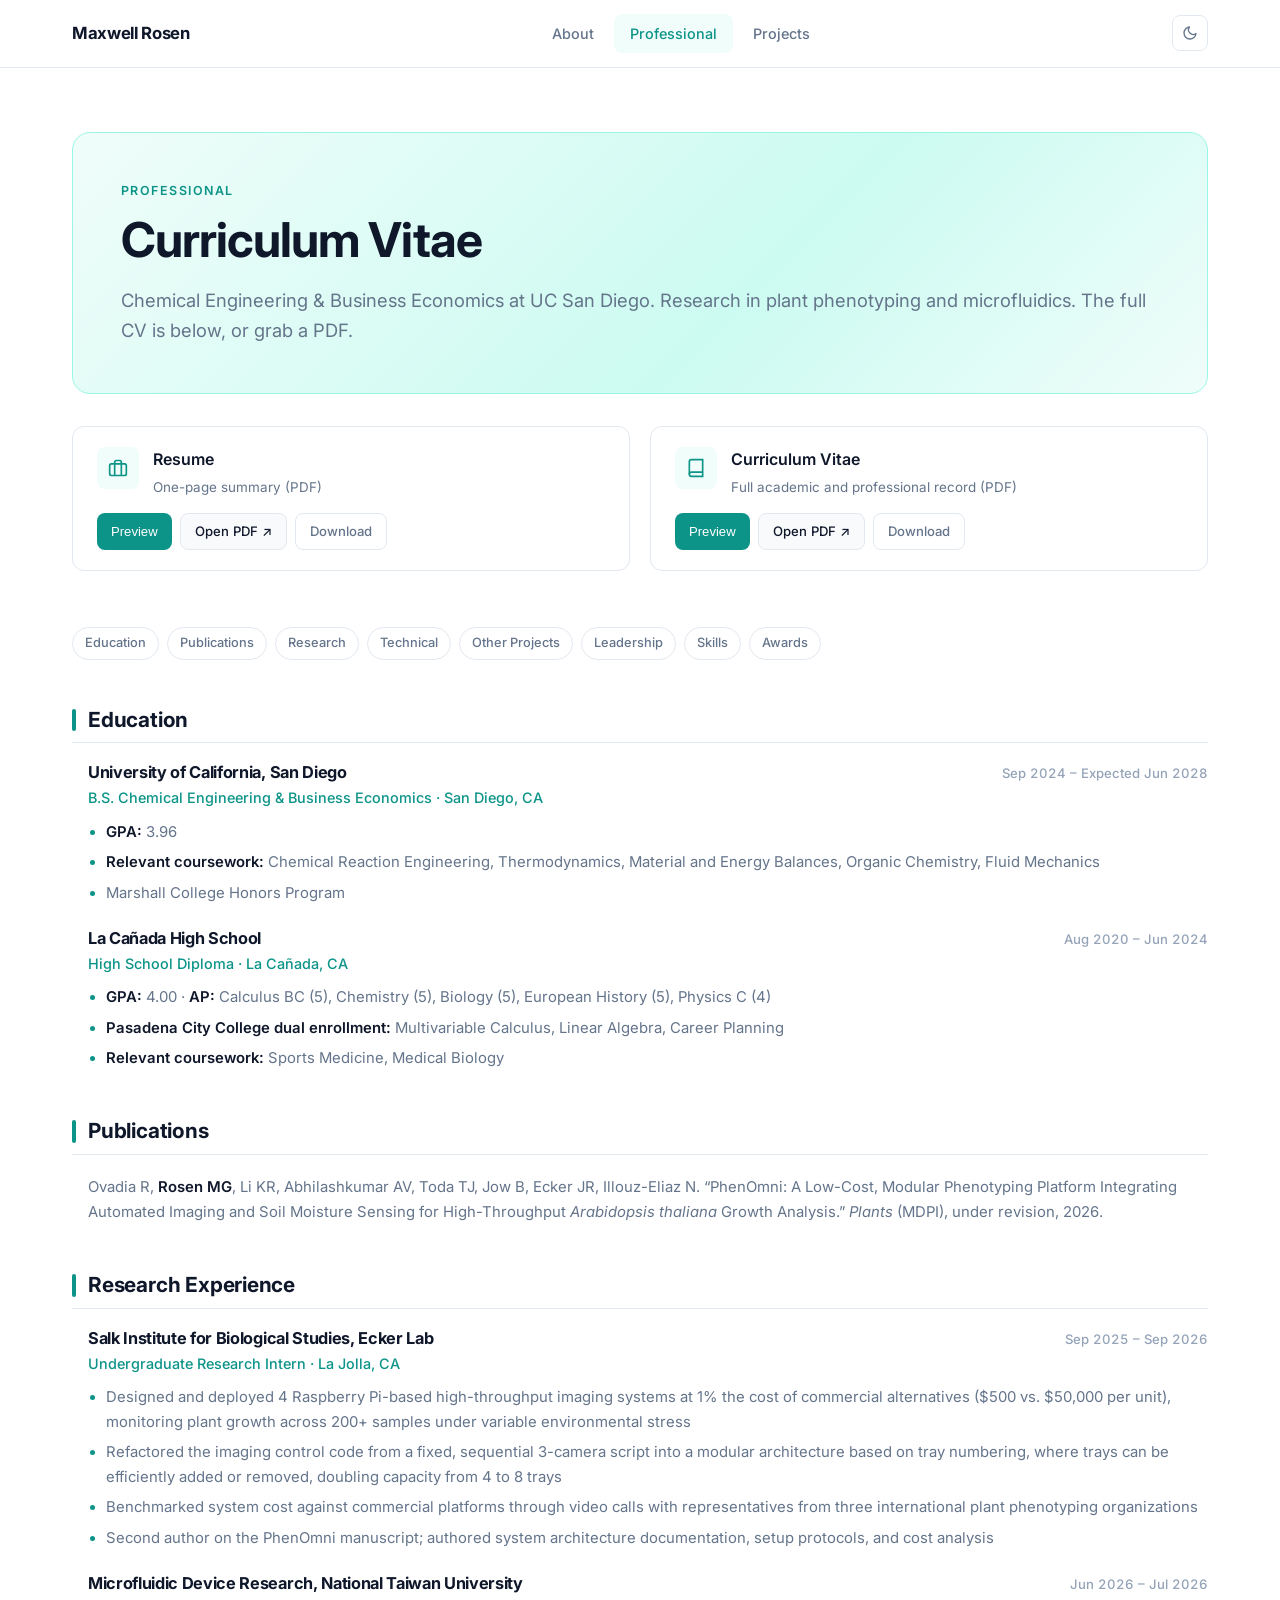
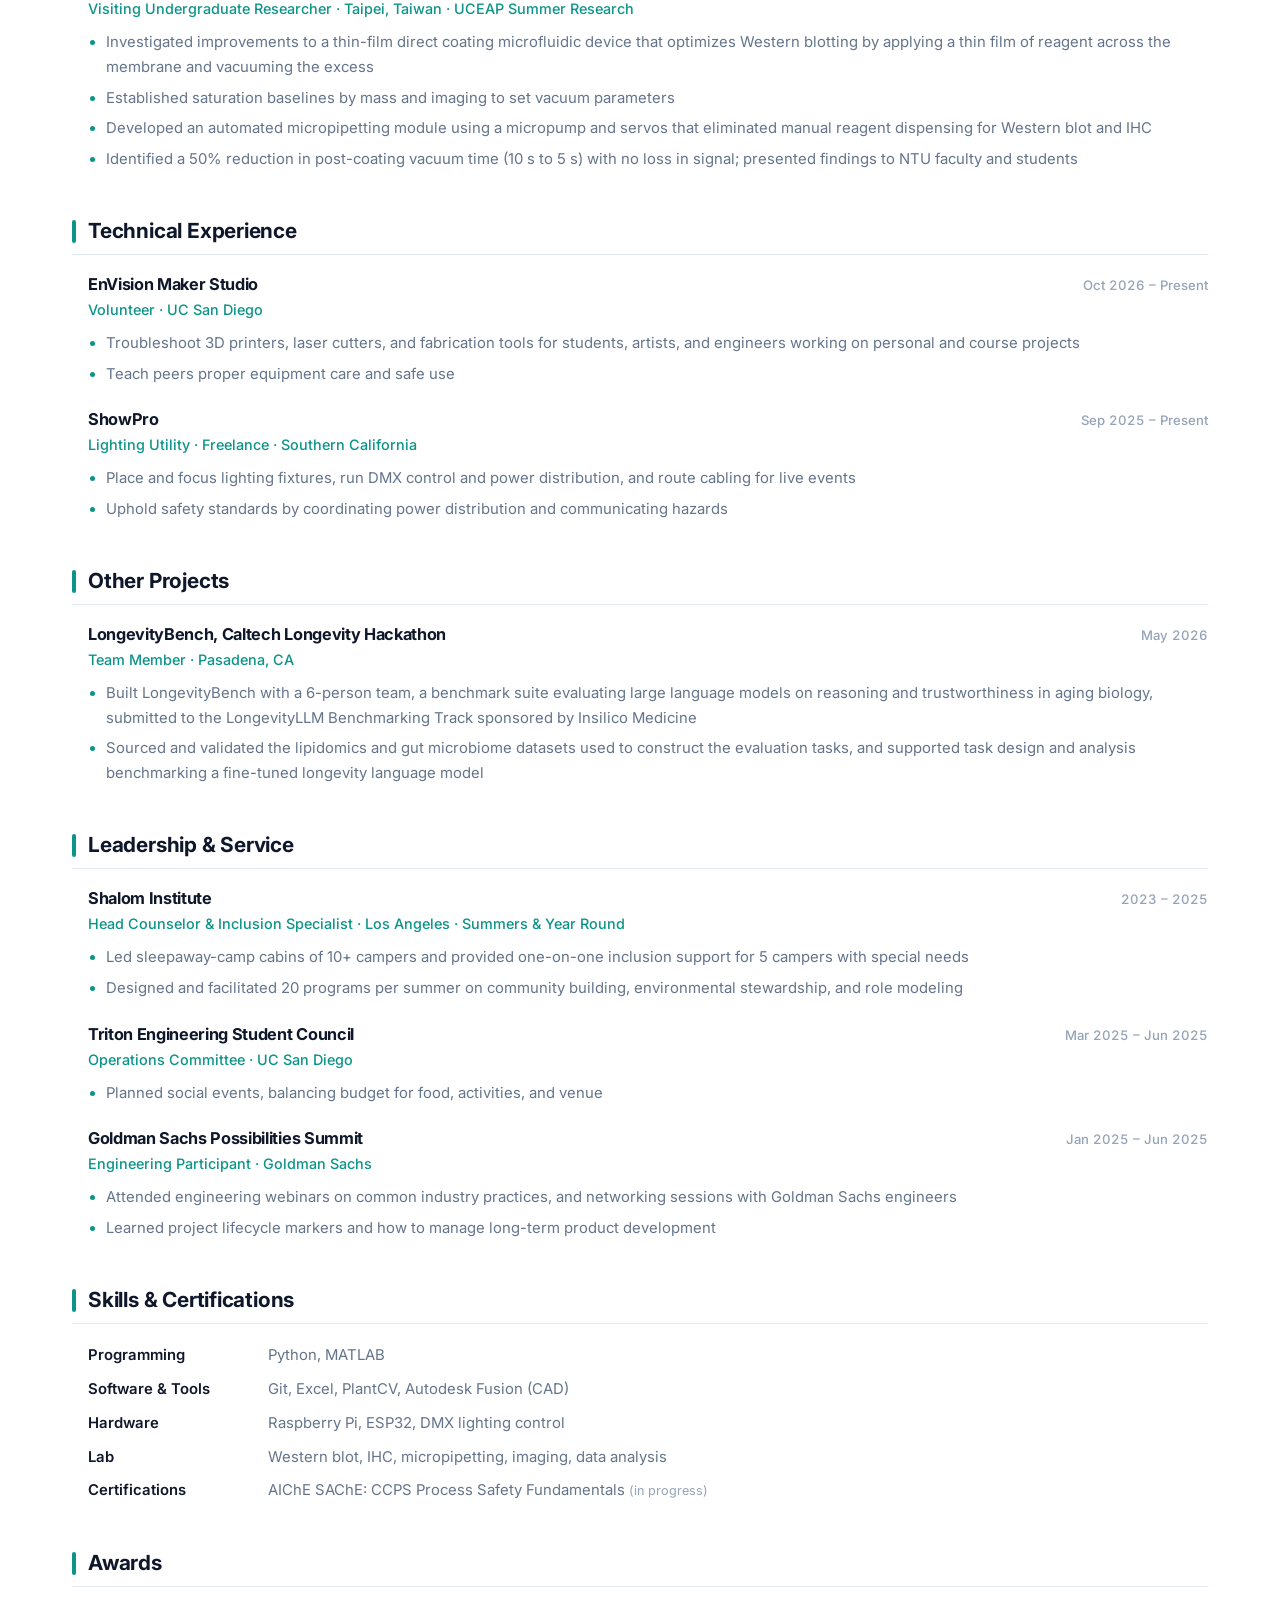
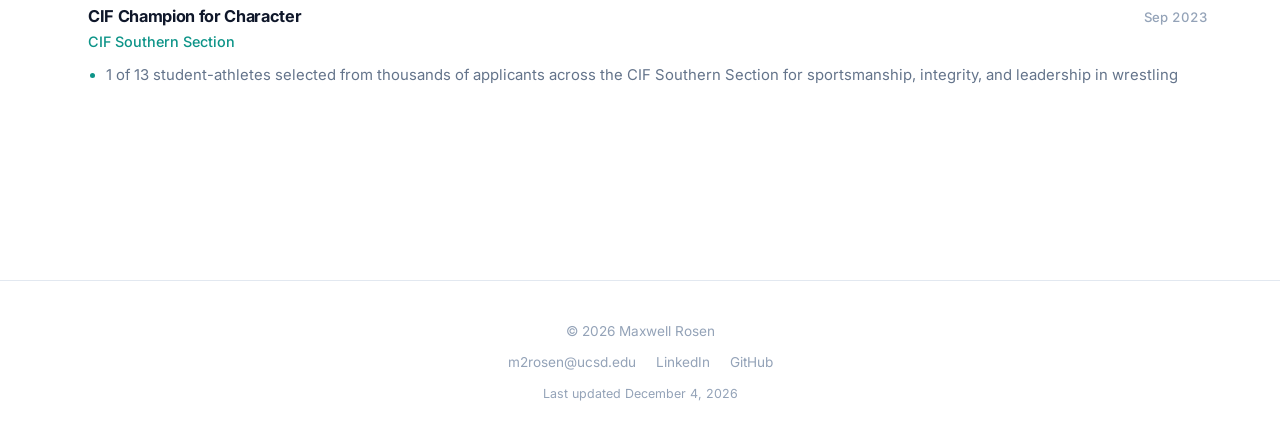
<file: professional.html>
<!DOCTYPE html>
<html lang="en">
<head>
  <meta charset="UTF-8">
  <meta name="viewport" content="width=device-width, initial-scale=1.0">
  <!--
    HOW TO UPDATE THIS PAGE
    - PDFs: upload to documents/ with the exact names resume.pdf and cv.pdf (replace the old file).
    - Text CV: edit the <section class="cv-section"> blocks below. Each job/item is one
      <article class="cv-entry">. Delete or copy a whole <article> to remove or add an entry.
    - Do not put a phone number or home address on this page.
  -->
  <title>Professional — Maxwell Rosen</title>
  <meta property="og:type"  content="website">
  <meta property="og:url"   content="https://maximizizer.github.io/maxwellrosen/professional.html">
  <meta property="og:title" content="Maxwell Rosen">
  <meta property="og:image" content="https://maximizizer.github.io/maxwellrosen/images/photos/headshot.jpg">
  <meta name="twitter:card"  content="summary_large_image">
  <meta name="twitter:title" content="Maxwell Rosen">
  <meta name="twitter:image" content="https://maximizizer.github.io/maxwellrosen/images/photos/headshot.jpg">
  <link rel="icon" type="image/svg+xml" href="favicon.svg">
  <script>
    (function() {
      var saved = null;
      try {
        localStorage.removeItem('theme'); // clear old persistent choice
        saved = sessionStorage.getItem('theme');
      } catch (e) {}
      var system = window.matchMedia('(prefers-color-scheme: dark)').matches;
      if (saved === 'dark' || (!saved && system)) {
        document.documentElement.setAttribute('data-theme', 'dark');
      }
    })();
  </script>
  <link rel="stylesheet" href="css/style.css">
  <style>
    /* Teal gradient accent for professional page header */
    .pro-hero {
      background: linear-gradient(135deg, #f0fdfa 0%, #ccfbf1 60%, #f0fdfa 100%);
      border-radius: 18px;
      padding: 48px;
      margin-bottom: 32px;
      border: 1px solid #99f6e4;
    }
    [data-theme="dark"] .pro-hero {
      background: linear-gradient(135deg, rgba(20,184,166,0.08) 0%, rgba(20,184,166,0.14) 60%, rgba(20,184,166,0.08) 100%);
      border-color: rgba(20,184,166,0.25);
    }
    @media (max-width: 768px) {
      .pro-hero { padding: 32px 24px; }
    }
  </style>
</head>
<body>

<!-- ── Navigation (shared, edit js/nav.js) ──────────────────── -->
<script src="js/nav.js"></script>

<!-- ── Main ──────────────────────────────────────────────────── -->
<main>
  <div class="page">

    <!-- Hero -->
    <div class="pro-hero">
      <p class="section-label">Professional</p>
      <h1 class="page-title">Curriculum Vitae</h1>
      <p class="page-subtitle">
        Chemical Engineering &amp; Business Economics at UC San Diego. Research in plant phenotyping and microfluidics.
        The full CV is below, or grab a PDF.
      </p>
    </div>

    <!-- ═══════════════════════════════════════════
         PDF DOWNLOADS
         ═══════════════════════════════════════════ -->
    <div class="docs-block">
    <div class="doc-grid doc-grid-compact">

      <div class="doc-card">
        <div class="doc-card-header">
          <div class="doc-icon">
            <svg width="20" height="20" viewBox="0 0 24 24" fill="none" stroke="currentColor" stroke-width="2">
              <path d="M20 7H4a2 2 0 0 0-2 2v10a2 2 0 0 0 2 2h16a2 2 0 0 0 2-2V9a2 2 0 0 0-2-2z"/>
              <path d="M16 21V5a2 2 0 0 0-2-2h-4a2 2 0 0 0-2 2v16"/>
            </svg>
          </div>
          <div>
            <div class="doc-card-title">Resume</div>
            <div class="doc-card-desc">One-page summary (PDF)</div>
          </div>
        </div>
        <div class="doc-card-actions">
          <button class="btn btn-primary btn-sm preview-btn" data-doc="resume" data-src="documents/resume.pdf" data-title="Resume" aria-controls="doc-preview" aria-expanded="false">Preview</button>
          <a class="btn btn-secondary btn-sm" href="documents/resume.pdf" target="_blank" rel="noopener">Open PDF ↗</a>
          <a class="btn btn-ghost btn-sm" href="documents/resume.pdf" download>Download</a>
        </div>
      </div>

      <div class="doc-card">
        <div class="doc-card-header">
          <div class="doc-icon">
            <svg width="20" height="20" viewBox="0 0 24 24" fill="none" stroke="currentColor" stroke-width="2">
              <path d="M4 19.5A2.5 2.5 0 0 1 6.5 17H20"/>
              <path d="M6.5 2H20v20H6.5A2.5 2.5 0 0 1 4 19.5v-15A2.5 2.5 0 0 1 6.5 2z"/>
            </svg>
          </div>
          <div>
            <div class="doc-card-title">Curriculum Vitae</div>
            <div class="doc-card-desc">Full academic and professional record (PDF)</div>
          </div>
        </div>
        <div class="doc-card-actions">
          <button class="btn btn-primary btn-sm preview-btn" data-doc="cv" data-src="documents/cv.pdf" data-title="Curriculum Vitae" aria-controls="doc-preview" aria-expanded="false">Preview</button>
          <a class="btn btn-secondary btn-sm" href="documents/cv.pdf" target="_blank" rel="noopener">Open PDF ↗</a>
          <a class="btn btn-ghost btn-sm" href="documents/cv.pdf" download>Download</a>
        </div>
      </div>

    </div>

    <!-- One shared preview area for both PDFs (filled by the script at the bottom) -->
    <div class="doc-preview-panel doc-preview-shared" id="doc-preview" hidden>
      <div class="doc-preview-bar">
        <span class="preview-title" id="doc-preview-title"></span>
        <button class="btn btn-ghost btn-sm" id="doc-preview-close">Close</button>
      </div>
      <div class="doc-iframe-wrap" id="doc-preview-frame"></div>
    </div>
    </div><!-- /docs-block -->

    <!-- ═══════════════════════════════════════════
         TEXT CV
         Source: documents/cv.pdf. Keep in sync when the PDF changes.
         ═══════════════════════════════════════════ -->
    <div class="cv">

      <nav class="cv-jump" aria-label="CV sections">
        <a href="#education">Education</a>
        <a href="#publications">Publications</a>
        <a href="#research">Research</a>
        <a href="#technical">Technical</a>
        <a href="#projects">Other Projects</a>
        <a href="#leadership">Leadership</a>
        <a href="#skills">Skills</a>
        <a href="#awards">Awards</a>
      </nav>

      <!-- ── Education ── -->
      <section class="cv-section" id="education">
        <h2 class="cv-heading">Education</h2>

        <article class="cv-entry">
          <div class="cv-entry-head">
            <h3 class="cv-entry-title">University of California, San Diego</h3>
            <span class="cv-entry-date">Sep 2024 – Expected Jun 2028</span>
          </div>
          <p class="cv-entry-sub">B.S. Chemical Engineering &amp; Business Economics · San Diego, CA</p>
          <ul>
            <li><strong>GPA:</strong> 3.96</li>
            <li><strong>Relevant coursework:</strong> Chemical Reaction Engineering, Thermodynamics, Material and Energy Balances, Organic Chemistry, Fluid Mechanics</li>
            <li>Marshall College Honors Program</li>
          </ul>
        </article>

        <article class="cv-entry">
          <div class="cv-entry-head">
            <h3 class="cv-entry-title">La Cañada High School</h3>
            <span class="cv-entry-date">Aug 2020 – Jun 2024</span>
          </div>
          <p class="cv-entry-sub">High School Diploma · La Cañada, CA</p>
          <ul>
            <li><strong>GPA:</strong> 4.00 · <strong>AP:</strong> Calculus BC (5), Chemistry (5), Biology (5), European History (5), Physics C (4)</li>
            <li><strong>Pasadena City College dual enrollment:</strong> Multivariable Calculus, Linear Algebra, Career Planning</li>
            <li><strong>Relevant coursework:</strong> Sports Medicine, Medical Biology</li>
          </ul>
        </article>
      </section>

      <!-- ── Publications ── -->
      <section class="cv-section" id="publications">
        <h2 class="cv-heading">Publications</h2>

        <article class="cv-entry cv-pub">
          <p>
            Ovadia R, <strong>Rosen MG</strong>, Li KR, Abhilashkumar AV, Toda TJ, Jow B, Ecker JR, Illouz-Eliaz N.
            “PhenOmni: A Low-Cost, Modular Phenotyping Platform Integrating Automated Imaging and Soil
            Moisture Sensing for High-Throughput <em>Arabidopsis thaliana</em> Growth Analysis.”
            <em>Plants</em> (MDPI), under revision, 2026.
          </p>
        </article>
      </section>

      <!-- ── Research Experience ── -->
      <section class="cv-section" id="research">
        <h2 class="cv-heading">Research Experience</h2>

        <article class="cv-entry">
          <div class="cv-entry-head">
            <h3 class="cv-entry-title">Salk Institute for Biological Studies, Ecker Lab</h3>
            <span class="cv-entry-date">Sep 2025 – Sep 2026</span>
          </div>
          <p class="cv-entry-sub">Undergraduate Research Intern · La Jolla, CA</p>
          <ul>
            <li>Designed and deployed 4 Raspberry Pi-based high-throughput imaging systems at 1% the cost of commercial alternatives ($500 vs. $50,000 per unit), monitoring plant growth across 200+ samples under variable environmental stress</li>
            <li>Refactored the imaging control code from a fixed, sequential 3-camera script into a modular architecture based on tray numbering, where trays can be efficiently added or removed, doubling capacity from 4 to 8 trays</li>
            <li>Benchmarked system cost against commercial platforms through video calls with representatives from three international plant phenotyping organizations</li>
            <li>Second author on the PhenOmni manuscript; authored system architecture documentation, setup protocols, and cost analysis</li>
          </ul>
        </article>

        <article class="cv-entry">
          <div class="cv-entry-head">
            <h3 class="cv-entry-title">Microfluidic Device Research, National Taiwan University</h3>
            <span class="cv-entry-date">Jun 2026 – Jul 2026</span>
          </div>
          <p class="cv-entry-sub">Visiting Undergraduate Researcher · Taipei, Taiwan · UCEAP Summer Research</p>
          <ul>
            <li>Investigated improvements to a thin-film direct coating microfluidic device that optimizes Western blotting by applying a thin film of reagent across the membrane and vacuuming the excess</li>
            <li>Established saturation baselines by mass and imaging to set vacuum parameters</li>
            <li>Developed an automated micropipetting module using a micropump and servos that eliminated manual reagent dispensing for Western blot and IHC</li>
            <li>Identified a 50% reduction in post-coating vacuum time (10 s to 5 s) with no loss in signal; presented findings to NTU faculty and students</li>
          </ul>
        </article>
      </section>

      <!-- ── Technical Experience ── -->
      <section class="cv-section" id="technical">
        <h2 class="cv-heading">Technical Experience</h2>

        <article class="cv-entry">
          <div class="cv-entry-head">
            <h3 class="cv-entry-title">EnVision Maker Studio</h3>
            <span class="cv-entry-date">Oct 2026 – Present</span>
          </div>
          <p class="cv-entry-sub">Volunteer · UC San Diego</p>
          <ul>
            <li>Troubleshoot 3D printers, laser cutters, and fabrication tools for students, artists, and engineers working on personal and course projects</li>
            <li>Teach peers proper equipment care and safe use</li>
          </ul>
        </article>

        <article class="cv-entry">
          <div class="cv-entry-head">
            <h3 class="cv-entry-title">ShowPro</h3>
            <span class="cv-entry-date">Sep 2025 – Present</span>
          </div>
          <p class="cv-entry-sub">Lighting Utility · Freelance · Southern California</p>
          <ul>
            <li>Place and focus lighting fixtures, run DMX control and power distribution, and route cabling for live events</li>
            <li>Uphold safety standards by coordinating power distribution and communicating hazards</li>
          </ul>
        </article>
      </section>

      <!-- ── Projects ── -->
      <section class="cv-section" id="projects">
        <h2 class="cv-heading">Other Projects</h2>

        <article class="cv-entry">
          <div class="cv-entry-head">
            <h3 class="cv-entry-title">LongevityBench, Caltech Longevity Hackathon</h3>
            <span class="cv-entry-date">May 2026</span>
          </div>
          <p class="cv-entry-sub">Team Member · Pasadena, CA</p>
          <ul>
            <li>Built LongevityBench with a 6-person team, a benchmark suite evaluating large language models on reasoning and trustworthiness in aging biology, submitted to the LongevityLLM Benchmarking Track sponsored by Insilico Medicine</li>
            <li>Sourced and validated the lipidomics and gut microbiome datasets used to construct the evaluation tasks, and supported task design and analysis benchmarking a fine-tuned longevity language model</li>
          </ul>
        </article>
      </section>

      <!-- ── Leadership & Service ── -->
      <section class="cv-section" id="leadership">
        <h2 class="cv-heading">Leadership &amp; Service</h2>

        <article class="cv-entry">
          <div class="cv-entry-head">
            <h3 class="cv-entry-title">Shalom Institute</h3>
            <span class="cv-entry-date">2023 – 2025</span>
          </div>
          <p class="cv-entry-sub">Head Counselor &amp; Inclusion Specialist · Los Angeles · Summers &amp; Year Round</p>
          <ul>
            <li>Led sleepaway-camp cabins of 10+ campers and provided one-on-one inclusion support for 5 campers with special needs</li>
            <li>Designed and facilitated 20 programs per summer on community building, environmental stewardship, and role modeling</li>
          </ul>
        </article>

        <article class="cv-entry">
          <div class="cv-entry-head">
            <h3 class="cv-entry-title">Triton Engineering Student Council</h3>
            <span class="cv-entry-date">Mar 2025 – Jun 2025</span>
          </div>
          <p class="cv-entry-sub">Operations Committee · UC San Diego</p>
          <ul>
            <li>Planned social events, balancing budget for food, activities, and venue</li>
          </ul>
        </article>

        <article class="cv-entry">
          <div class="cv-entry-head">
            <h3 class="cv-entry-title">Goldman Sachs Possibilities Summit</h3>
            <span class="cv-entry-date">Jan 2025 – Jun 2025</span>
          </div>
          <p class="cv-entry-sub">Engineering Participant · Goldman Sachs</p>
          <ul>
            <li>Attended engineering webinars on common industry practices, and networking sessions with Goldman Sachs engineers</li>
            <li>Learned project lifecycle markers and how to manage long-term product development</li>
          </ul>
        </article>
      </section>

      <!-- ── Skills & Certifications ── -->
      <section class="cv-section" id="skills">
        <h2 class="cv-heading">Skills &amp; Certifications</h2>

        <dl class="cv-skills">
          <dt>Programming</dt>
          <dd>Python, MATLAB</dd>
          <dt>Software &amp; Tools</dt>
          <dd>Git, Excel, PlantCV, Autodesk Fusion (CAD)</dd>
          <dt>Hardware</dt>
          <dd>Raspberry Pi, ESP32, DMX lighting control</dd>
          <dt>Lab</dt>
          <dd>Western blot, IHC, micropipetting, imaging, data analysis</dd>
          <dt>Certifications</dt>
          <dd>AIChE SAChE: CCPS Process Safety Fundamentals <span class="cv-muted">(in progress)</span></dd>
        </dl>
      </section>

      <!-- ── Awards ── -->
      <section class="cv-section" id="awards">
        <h2 class="cv-heading">Awards</h2>

        <article class="cv-entry">
          <div class="cv-entry-head">
            <h3 class="cv-entry-title">CIF Champion for Character</h3>
            <span class="cv-entry-date">Sep 2023</span>
          </div>
          <p class="cv-entry-sub">CIF Southern Section</p>
          <ul>
            <li>1 of 13 student-athletes selected from thousands of applicants across the CIF Southern Section for sportsmanship, integrity, and leadership in wrestling</li>
          </ul>
        </article>
      </section>

    </div><!-- /cv -->

  </div><!-- /page -->
</main>

<!-- ── Footer ──────────────────────────────────────────────── -->
<footer class="footer">
  <p>© <span id="year"></span> Maxwell Rosen</p>
  <div style="display:flex;justify-content:center;gap:20px;margin-top:10px;">
    <a href="mailto:m2rosen@ucsd.edu" style="color:var(--text-light);font-size:0.85rem;">m2rosen@ucsd.edu</a>
    <a href="https://www.linkedin.com/in/maxwell-rosen-242777299/" target="_blank" rel="noopener" style="color:var(--text-light);font-size:0.85rem;">LinkedIn</a>
    <a href="https://github.com/Maximizizer" target="_blank" rel="noopener" style="color:var(--text-light);font-size:0.85rem;">GitHub</a>
  </div>
  <p class="footer-updated" hidden>Last updated <time id="last-updated"></time></p>
</footer>

<script>
  document.getElementById('year').textContent = new Date().getFullYear();

  /* ── PDF preview ─────────────────────────────────────────────
     Preview opens the PDF in the panel below the cards. Clicking the
     same Preview again (or Close) hides it; the other Preview swaps it.
     Note: phones (especially iPhone Safari) may show only the first
     page, which is why "Open PDF" stays next to it. */
  (function () {
    const panel   = document.getElementById('doc-preview');
    const frame   = document.getElementById('doc-preview-frame');
    const titleEl = document.getElementById('doc-preview-title');
    const buttons = document.querySelectorAll('.preview-btn');
    let current = null;

    function reset() {
      buttons.forEach(b => {
        b.textContent = 'Preview';
        b.classList.remove('preview-btn-active');
        b.setAttribute('aria-expanded', 'false');
      });
    }

    function close() {
      panel.hidden = true;
      frame.innerHTML = '';
      current = null;
      reset();
    }

    function open(btn) {
      const { doc, src, title } = btn.dataset;
      reset();
      btn.textContent = 'Close preview';
      btn.classList.add('preview-btn-active');
      btn.setAttribute('aria-expanded', 'true');
      titleEl.textContent = title;
      frame.innerHTML = `<iframe src="${src}" title="${title} PDF preview"></iframe>`;
      panel.hidden = false;
      current = doc;
      panel.scrollIntoView({ behavior: 'smooth', block: 'nearest' });
    }

    buttons.forEach(btn => btn.addEventListener('click', () => {
      if (current === btn.dataset.doc) close(); else open(btn);
    }));
    document.getElementById('doc-preview-close').addEventListener('click', close);
  })();
</script>
<script src="js/main.js"></script>
</body>
</html>
</file>
<file: css/style.css>
/* ============================================================
   PERSONAL WEBSITE — STYLESHEET
   ============================================================ */

/* Google Fonts */
@import url('https://fonts.googleapis.com/css2?family=Inter:wght@300;400;500;600;700&family=Lora:ital,wght@0,400;0,600;1,400&display=swap');

/* ── Variables ─────────────────────────────────────────────── */
:root {
  --bg:           #ffffff;
  --bg-alt:       #f8fafc;
  --bg-card:      #ffffff;
  --text:         #0f172a;
  --text-muted:   #64748b;
  --text-light:   #94a3b8;
  --accent:       #0d9488;
  --accent-hover: #0f766e;
  --accent-soft:  #f0fdfa;
  --border:       #e2e8f0;
  --border-hover: #cbd5e1;
  --radius-sm:    8px;
  --radius:       12px;
  --radius-lg:    18px;
  --shadow:       0 1px 3px rgba(0,0,0,0.07), 0 1px 2px rgba(0,0,0,0.05);
  --shadow-md:    0 4px 12px rgba(0,0,0,0.08);
  --shadow-lg:    0 12px 32px rgba(0,0,0,0.10);
  --font:         'Inter', -apple-system, BlinkMacSystemFont, sans-serif;
  --font-serif:   'Lora', Georgia, serif;
  --nav-height:   68px;
  --max-width:    1200px;
  --transition:   0.2s ease;
}

/* ── Dark Mode Variables ────────────────────────────────────── */
[data-theme="dark"] {
  --bg:           #111827;
  --bg-alt:       #1f2937;
  --bg-card:      #1f2937;
  --text:         #f9fafb;
  --text-muted:   #9ca3af;
  --text-light:   #6b7280;
  --accent:       #14b8a6;
  --accent-hover: #0d9488;
  --accent-soft:  rgba(20, 184, 166, 0.12);
  --border:       #374151;
  --border-hover: #4b5563;
  --shadow:       0 1px 3px rgba(0,0,0,0.3), 0 1px 2px rgba(0,0,0,0.2);
  --shadow-md:    0 4px 12px rgba(0,0,0,0.4);
  --shadow-lg:    0 12px 32px rgba(0,0,0,0.5);
}

/* ── Reset & Base ───────────────────────────────────────────── */
*, *::before, *::after { box-sizing: border-box; margin: 0; padding: 0; }

html { scroll-behavior: smooth; font-size: 16px; }

body {
  font-family: var(--font);
  background: var(--bg);
  color: var(--text);
  line-height: 1.6;
  -webkit-font-smoothing: antialiased;
  min-height: 100vh;
  transition: background-color 0.25s ease, color 0.25s ease;
}

img { display: block; max-width: 100%; }
a { color: var(--accent); text-decoration: none; }
a:hover { text-decoration: underline; }

/* ── Navigation ─────────────────────────────────────────────── */
.nav {
  position: sticky;
  top: 0;
  z-index: 100;
  height: var(--nav-height);
  background: rgba(255,255,255,0.90);
  backdrop-filter: blur(12px);
  border-bottom: 1px solid var(--border);
  display: flex;
  align-items: center;
  transition: background-color 0.25s ease, border-color 0.25s ease;
}
[data-theme="dark"] .nav { background: rgba(17,24,39,0.90); }

.nav-inner {
  width: 100%;
  max-width: var(--max-width);
  margin: 0 auto;
  padding: 0 32px;
  display: flex;
  align-items: center;
  justify-content: space-between;
}

.nav-brand {
  font-size: 1.05rem;
  font-weight: 700;
  color: var(--text);
  letter-spacing: -0.02em;
  text-decoration: none;
}
.nav-brand:hover { text-decoration: none; color: var(--accent); }

.nav-links {
  display: flex;
  align-items: center;
  gap: 4px;
}

.nav-links a {
  padding: 8px 16px;
  border-radius: var(--radius-sm);
  font-size: 0.9rem;
  font-weight: 500;
  color: var(--text-muted);
  transition: color var(--transition), background var(--transition);
  text-decoration: none;
}
.nav-links a:hover { color: var(--text); background: var(--bg-alt); text-decoration: none; }
.nav-links a.active { color: var(--accent); background: var(--accent-soft); }

.nav-hamburger {
  display: none;
  flex-direction: column;
  gap: 5px;
  cursor: pointer;
  padding: 8px;
  border: none;
  background: none;
}
/* Theme toggle button */
.theme-toggle {
  display: flex;
  align-items: center;
  justify-content: center;
  width: 36px;
  height: 36px;
  border-radius: var(--radius-sm);
  border: 1px solid var(--border);
  background: none;
  color: var(--text-muted);
  cursor: pointer;
  transition: all var(--transition);
  flex-shrink: 0;
}
.theme-toggle:hover { background: var(--bg-alt); color: var(--text); }

.nav-hamburger span {
  display: block;
  width: 22px;
  height: 2px;
  background: var(--text);
  border-radius: 2px;
  transition: var(--transition);
}

/* Mobile nav drawer */
.nav-drawer {
  display: none;
  position: fixed;
  inset: var(--nav-height) 0 0 0;
  background: var(--bg);
  z-index: 99;
  padding: 24px 32px;
  flex-direction: column;
  gap: 8px;
  border-top: 1px solid var(--border);
}
.nav-drawer a {
  padding: 14px 16px;
  border-radius: var(--radius-sm);
  font-size: 1rem;
  font-weight: 500;
  color: var(--text-muted);
  text-decoration: none;
}
.nav-drawer a.active { color: var(--accent); background: var(--accent-soft); }

/* ── Page Layout ────────────────────────────────────────────── */
.page { padding: 64px 32px; max-width: var(--max-width); margin: 0 auto; }
.page-wide { padding: 64px 32px; max-width: 1200px; margin: 0 auto; }

/* ── Typography ─────────────────────────────────────────────── */
.section-label {
  font-size: 0.78rem;
  font-weight: 600;
  text-transform: uppercase;
  letter-spacing: 0.12em;
  color: var(--accent);
  margin-bottom: 10px;
}

h1, h2, h3 { line-height: 1.2; letter-spacing: -0.02em; }

.page-title {
  font-size: clamp(2rem, 5vw, 3rem);
  font-weight: 700;
  color: var(--text);
  margin-bottom: 16px;
}

.page-subtitle {
  font-size: 1.15rem;
  color: var(--text-muted);
  line-height: 1.65;
}

.section-title {
  font-size: 1.5rem;
  font-weight: 700;
  color: var(--text);
  margin-bottom: 8px;
}

.section-desc {
  color: var(--text-muted);
  font-size: 0.95rem;
  margin-bottom: 32px;
}

/* ── Divider ────────────────────────────────────────────────── */
.divider {
  border: none;
  border-top: 1px solid var(--border);
  margin: 60px 0;
}

/* ── Buttons ────────────────────────────────────────────────── */
.btn {
  display: inline-flex;
  align-items: center;
  gap: 8px;
  padding: 10px 20px;
  border-radius: var(--radius-sm);
  font-size: 0.9rem;
  font-weight: 500;
  cursor: pointer;
  transition: all var(--transition);
  border: none;
  text-decoration: none;
  white-space: nowrap;
}
.btn:hover { text-decoration: none; }

.btn-primary {
  background: var(--accent);
  color: #fff;
}
.btn-primary:hover { background: var(--accent-hover); }

.btn-secondary {
  background: var(--bg-alt);
  color: var(--text);
  border: 1px solid var(--border);
}
.btn-secondary:hover { background: var(--border); border-color: var(--border-hover); }

.btn-ghost {
  background: transparent;
  color: var(--text-muted);
  border: 1px solid var(--border);
}
.btn-ghost:hover { background: var(--bg-alt); color: var(--text); }

.btn-sm { padding: 7px 14px; font-size: 0.82rem; }
.btn-icon { padding: 8px; }

/* ── Cards ──────────────────────────────────────────────────── */
.card {
  background: var(--bg-card);
  border: 1px solid var(--border);
  border-radius: var(--radius);
  padding: 24px;
  transition: border-color var(--transition), box-shadow var(--transition);
}
.card:hover {
  border-color: var(--border-hover);
  box-shadow: var(--shadow-md);
}

/* ── Tags ───────────────────────────────────────────────────── */
.tag {
  display: inline-flex;
  align-items: center;
  padding: 3px 10px;
  background: var(--bg-alt);
  border: 1px solid var(--border);
  border-radius: 999px;
  font-size: 0.78rem;
  font-weight: 500;
  color: var(--text-muted);
}
.tags { display: flex; flex-wrap: wrap; gap: 6px; }

/* ===== ABOUT PAGE ========================================== */

.hero {
  padding: 80px 0 60px;
  border-bottom: 1px solid var(--border);
  margin-bottom: 64px;
}

.hero-grid {
  display: grid;
  grid-template-columns: 1fr auto;
  gap: 40px;
  align-items: center;
}

.hero-greeting {
  font-size: 0.95rem;
  font-weight: 500;
  color: var(--text-muted);
  margin-bottom: 12px;
}

.hero-name {
  font-size: clamp(2.5rem, 6vw, 3.8rem);
  font-weight: 700;
  letter-spacing: -0.03em;
  color: var(--text);
  line-height: 1.1;
  margin-bottom: 16px;
}

.hero-role {
  font-size: 1.2rem;
  color: var(--accent);
  font-weight: 500;
  margin-bottom: 20px;
}

.hero-bio {
  font-size: 1.05rem;
  color: var(--text-muted);
  line-height: 1.7;
  margin-bottom: 32px;
}

.hero-links {
  display: flex;
  flex-wrap: wrap;
  gap: 12px;
}

.hero-avatar {
  width: 160px;
  height: 160px;
  border-radius: 50%;
  object-fit: cover;
  border: 3px solid var(--border);
  box-shadow: var(--shadow-md);
  flex-shrink: 0;
}

.hero-avatar-placeholder {
  width: 160px;
  height: 160px;
  border-radius: 50%;
  background: var(--bg-alt);
  border: 2px dashed var(--border);
  display: flex;
  align-items: center;
  justify-content: center;
  flex-shrink: 0;
  color: var(--text-light);
  font-size: 0.8rem;
  text-align: center;
  padding: 16px;
}

/* About section */
.about-text {
  font-size: 1.05rem;
  line-height: 1.8;
  color: var(--text-muted);
}
.about-text p + p { margin-top: 16px; }

.skill-pill {
  display: inline-flex;
  align-items: center;
  gap: 8px;
  padding: 10px 18px;
  background: var(--bg-alt);
  border: 1px solid var(--border);
  border-radius: 999px;
  font-size: 0.9rem;
  font-weight: 500;
  color: var(--text);
  transition: all var(--transition);
}
.skill-pill:hover {
  background: var(--accent-soft);
  border-color: var(--accent);
  color: var(--accent);
}

/* Photo grid */
.photo-grid {
  display: grid;
  grid-template-columns: repeat(auto-fill, minmax(220px, 1fr));
  gap: 16px;
  margin-top: 24px;
}

.photo-item {
  aspect-ratio: 4/3;
  border-radius: var(--radius);
  overflow: hidden;
  border: 1px solid var(--border);
  background: var(--bg-alt);
  position: relative;
}

.photo-item img {
  width: 100%;
  height: 100%;
  object-fit: cover;
  transition: transform 0.4s ease;
}
.photo-item:hover img { transform: scale(1.04); }

.photo-placeholder {
  width: 100%;
  height: 100%;
  display: flex;
  flex-direction: column;
  align-items: center;
  justify-content: center;
  color: var(--text-light);
  font-size: 0.8rem;
  gap: 8px;
  border: 2px dashed var(--border);
  border-radius: var(--radius);
  padding: 20px;
  text-align: center;
  min-height: 180px;
}

.photo-placeholder svg { opacity: 0.4; }

/* Interests grid */
.interests-grid {
  display: grid;
  grid-template-columns: repeat(auto-fill, minmax(240px, 1fr));
  gap: 16px;
  margin-top: 24px;
}

.interest-card {
  padding: 24px;
  background: var(--bg-alt);
  border-radius: var(--radius);
  border: 1px solid var(--border);
  transition: all var(--transition);
}
.interest-card:hover {
  border-color: var(--accent);
  background: var(--accent-soft);
  transform: translateY(-2px);
  box-shadow: var(--shadow-md);
}

.interest-icon {
  font-size: 1.8rem;
  margin-bottom: 12px;
  line-height: 1;
}

.interest-title {
  font-weight: 600;
  font-size: 0.95rem;
  margin-bottom: 6px;
  color: var(--text);
}

.interest-desc {
  font-size: 0.875rem;
  color: var(--text-muted);
  line-height: 1.55;
}

/* Clickable interest cards (open a popup) */
.interest-card[data-interest] {
  cursor: pointer;
  display: flex;
  flex-direction: column;
}
.interest-card[data-interest]:focus-visible {
  outline: 2px solid var(--accent);
  outline-offset: 2px;
}
.interest-more {
  margin-top: auto;
  padding-top: 12px;
  font-size: 0.8rem;
  font-weight: 600;
  color: var(--accent);
  opacity: 0.75;
  transition: opacity var(--transition), transform var(--transition);
}
.interest-card:hover .interest-more,
.interest-card:focus-visible .interest-more {
  opacity: 1;
  transform: translateX(3px);
}

/* Interest popup content (interests/*.html) */
.interest-content {
  font-size: 0.975rem;
  color: var(--text-muted);
  line-height: 1.75;
}
.interest-content > * + * { margin-top: 16px; }
.interest-content h3 {
  font-size: 0.78rem;
  font-weight: 600;
  text-transform: uppercase;
  letter-spacing: 0.12em;
  color: var(--accent);
  margin-top: 28px;
}
.interest-content strong { color: var(--text); font-weight: 600; }
.interest-content .modal-gallery { margin-top: 24px; }
.modal-gallery.portrait img { aspect-ratio: 3/4; }
/* Masonry: mixed wide/tall photos, no cropping */
.modal-gallery.masonry { display: block; columns: 2 220px; column-gap: 12px; }
.modal-gallery.masonry figure { break-inside: avoid; margin: 0 0 14px; }
.modal-gallery.masonry img { aspect-ratio: auto; height: auto; }
.interest-content figcaption { font-size: 0.78rem; margin-top: 6px; }

.favorites-list {
  list-style: none;
  padding: 0;
  margin-top: 10px !important;
}
.favorites-list li {
  padding: 10px 0;
  border-bottom: 1px solid var(--border);
}
.favorites-list li:last-child { border-bottom: none; }
.fav-meta { color: var(--text-light); font-size: 0.875rem; }

.food-spot {
  padding: 18px 20px;
  background: var(--bg-alt);
  border: 1px solid var(--border);
  border-radius: var(--radius);
}
.food-spot h3 {
  margin-top: 0;
  font-size: 1rem;
  text-transform: none;
  letter-spacing: -0.01em;
  color: var(--text);
}
.food-spot p { margin-top: 6px; }
.food-spot .food-meta {
  font-size: 0.85rem;
  font-weight: 500;
  color: var(--accent);
}
.food-spot figure { margin: 12px 0 0; }
.food-spot img {
  width: 100%;
  border-radius: var(--radius-sm);
  border: 1px solid var(--border);
  cursor: zoom-in;
  display: block;
}

.photo-tile-placeholder {
  aspect-ratio: 4/3;
  border-radius: var(--radius-sm);
  background: var(--bg-alt);
  border: 2px dashed var(--border);
  display: flex;
  align-items: center;
  justify-content: center;
  color: var(--text-light);
  font-size: 0.8rem;
}

.placeholder-note {
  font-size: 0.8rem;
  padding: 8px 12px;
  border-radius: var(--radius-sm);
  background: #fef3c7;
  color: #92400e;
}
[data-theme="dark"] .placeholder-note {
  background: rgba(251, 191, 36, 0.12);
  color: #fbbf24;
}

.interest-loading { color: var(--text-light); }
.interest-error {
  display: flex;
  flex-direction: column;
  gap: 6px;
  color: var(--text-muted);
  font-size: 0.9rem;
}
.interest-error strong { color: var(--text); }

[data-lightbox] { cursor: zoom-in; }

/* ===== PROFESSIONAL PAGE ================================== */

.doc-grid {
  display: grid;
  grid-template-columns: repeat(auto-fill, minmax(300px, 1fr));
  gap: 20px;
  margin-bottom: 40px;
}

.doc-card {
  background: var(--bg-card);
  border: 1px solid var(--border);
  border-radius: var(--radius);
  overflow: hidden;
  transition: border-color var(--transition), box-shadow var(--transition);
}
.doc-card:hover {
  border-color: var(--border-hover);
  box-shadow: var(--shadow-md);
}

.doc-card-header {
  padding: 20px 24px 0;
  display: flex;
  align-items: flex-start;
  gap: 14px;
}

.doc-icon {
  width: 42px;
  height: 42px;
  border-radius: var(--radius-sm);
  background: var(--accent-soft);
  display: flex;
  align-items: center;
  justify-content: center;
  flex-shrink: 0;
  color: var(--accent);
}

.doc-card-title {
  font-weight: 600;
  font-size: 1rem;
  margin-bottom: 4px;
  color: var(--text);
}

.doc-card-desc {
  font-size: 0.84rem;
  color: var(--text-muted);
  line-height: 1.5;
}

.doc-card-actions {
  padding: 16px 24px 20px;
  display: flex;
  gap: 8px;
  flex-wrap: wrap;
}

.doc-preview-panel {
  display: none;
  background: var(--bg-alt);
  border-top: 1px solid var(--border);
  padding: 0;
}
.doc-preview-panel.open { display: block; }

.doc-preview-bar {
  display: flex;
  align-items: center;
  justify-content: space-between;
  padding: 10px 16px;
  background: var(--bg);
  border-bottom: 1px solid var(--border);
  font-size: 0.85rem;
  color: var(--text-muted);
}

.doc-preview-bar .preview-title { font-weight: 500; color: var(--text); }

.doc-iframe-wrap {
  position: relative;
  width: 100%;
  height: 520px;
  background: #f1f5f9;
}

.doc-iframe-wrap iframe {
  width: 100%;
  height: 100%;
  border: none;
  display: block;
}

.doc-no-file {
  display: flex;
  flex-direction: column;
  align-items: center;
  justify-content: center;
  height: 100%;
  gap: 12px;
  color: var(--text-muted);
  font-size: 0.9rem;
  text-align: center;
  padding: 32px;
}

.docs-block { margin-bottom: 56px; }
.doc-grid-compact {
  grid-template-columns: repeat(auto-fit, minmax(280px, 1fr));
  margin-bottom: 0;
}

/* Shared PDF preview under the Resume/CV cards */
.doc-preview-shared {
  display: block;
  margin-top: 20px;
  border: 1px solid var(--border);
  border-radius: var(--radius);
  overflow: hidden;
}
.doc-preview-shared[hidden] { display: none; }
.doc-preview-shared .doc-iframe-wrap { height: min(80vh, 900px); }
.preview-btn-active {
  background: var(--accent-soft) !important;
  color: var(--accent) !important;
  border: 1px solid var(--accent) !important;
}

/* ── Text CV ────────────────────────────────────────────────── */

.cv-jump {
  display: flex;
  flex-wrap: wrap;
  gap: 8px;
  margin-bottom: 48px;
}
.cv-jump a {
  padding: 5px 12px;
  border: 1px solid var(--border);
  border-radius: 999px;
  font-size: 0.8rem;
  font-weight: 500;
  color: var(--text-muted);
  transition: all var(--transition);
}
.cv-jump a:hover {
  color: var(--accent);
  border-color: var(--accent);
  background: var(--accent-soft);
  text-decoration: none;
}

.cv-section {
  margin-bottom: 48px;
  scroll-margin-top: calc(var(--nav-height) + 24px);
}

.cv-heading {
  display: flex;
  align-items: center;
  gap: 12px;
  font-size: 1.3rem;
  font-weight: 700;
  letter-spacing: -0.01em;
  color: var(--text);
  padding-bottom: 10px;
  margin-bottom: 20px;
  border-bottom: 1px solid var(--border);
}
.cv-heading::before {
  content: '';
  width: 4px;
  height: 1.1em;
  border-radius: 2px;
  background: var(--accent);
  flex-shrink: 0;
}

.cv-entry { padding-left: 16px; }
.cv-entry + .cv-entry { margin-top: 24px; }

.cv-entry-head {
  display: flex;
  align-items: baseline;
  justify-content: space-between;
  gap: 4px 16px;
  flex-wrap: wrap;
}
.cv-entry-title {
  font-size: 1.02rem;
  font-weight: 700;
  color: var(--text);
}
.cv-entry-date {
  font-size: 0.82rem;
  font-weight: 500;
  color: var(--text-light);
  white-space: nowrap;
  font-variant-numeric: tabular-nums;
}
.cv-entry-sub {
  font-size: 0.9rem;
  font-weight: 500;
  color: var(--accent);
  margin-top: 2px;
}

.cv-entry ul,
.cv-list {
  margin: 10px 0 0;
  padding-left: 18px;
  color: var(--text-muted);
  font-size: 0.93rem;
  line-height: 1.65;
}
.cv-list { padding-left: 34px; }
.cv-entry li + li,
.cv-list li + li { margin-top: 6px; }
.cv-entry li::marker,
.cv-list li::marker { color: var(--accent); }
.cv strong { color: var(--text); font-weight: 600; }

.cv-pub p {
  color: var(--text-muted);
  font-size: 0.93rem;
  line-height: 1.7;
}

.cv-skills {
  display: grid;
  grid-template-columns: 160px 1fr;
  gap: 10px 20px;
  padding-left: 16px;
  font-size: 0.93rem;
}
.cv-skills dt { font-weight: 600; color: var(--text); }
.cv-skills dd { margin: 0; color: var(--text-muted); }

.cv-muted { color: var(--text-light); font-size: 0.85em; }

/* About page: highlighted CV entries */
.highlight-entries { margin-top: 24px; }
.highlight-entries .cv-entry { padding-left: 0; }

@media (max-width: 600px) {
  .cv-entry { padding-left: 0; }
  .cv-list { padding-left: 18px; }
  .cv-skills { grid-template-columns: 1fr; gap: 2px; padding-left: 0; }
  .cv-skills dd { margin-bottom: 10px; }
}

/* Letters of rec section */
.rec-list { display: flex; flex-direction: column; gap: 16px; margin-top: 24px; }

.rec-item {
  background: var(--bg-card);
  border: 1px solid var(--border);
  border-radius: var(--radius);
  overflow: hidden;
}

.rec-item-header {
  padding: 18px 24px;
  display: flex;
  align-items: center;
  justify-content: space-between;
  cursor: pointer;
  transition: background var(--transition);
}
.rec-item-header:hover { background: var(--bg-alt); }

.rec-item-info { display: flex; flex-direction: column; gap: 3px; }
.rec-item-name { font-weight: 600; font-size: 0.95rem; color: var(--text); }
.rec-item-role { font-size: 0.85rem; color: var(--text-muted); }

.rec-item-actions { display: flex; align-items: center; gap: 8px; }

.rec-preview-panel {
  display: none;
  border-top: 1px solid var(--border);
}
.rec-preview-panel.open { display: block; }

.rec-iframe-wrap {
  width: 100%;
  height: 480px;
  background: #f1f5f9;
}
.rec-iframe-wrap iframe {
  width: 100%;
  height: 100%;
  border: none;
}

/* ===== PROJECTS PAGE ====================================== */

.projects-grid {
  display: grid;
  grid-template-columns: repeat(auto-fill, minmax(320px, 1fr));
  gap: 20px;
}

.project-card {
  background: var(--bg-card);
  border: 1px solid var(--border);
  border-radius: var(--radius-lg);
  overflow: hidden;
  cursor: pointer;
  transition: all 0.25s ease;
  display: flex;
  flex-direction: column;
}
.project-card:hover {
  border-color: var(--accent);
  box-shadow: var(--shadow-lg);
  transform: translateY(-3px);
}

.project-card-img {
  width: 100%;
  aspect-ratio: 16/9;
  object-fit: cover;
  background: var(--bg-alt);
}

.project-card-img-placeholder {
  width: 100%;
  aspect-ratio: 16/9;
  background: linear-gradient(135deg, var(--bg-alt) 0%, var(--border) 100%);
  display: flex;
  align-items: center;
  justify-content: center;
  color: var(--text-light);
  font-size: 0.8rem;
}

.project-card-body {
  padding: 20px 22px 22px;
  flex: 1;
  display: flex;
  flex-direction: column;
}

.project-card-title {
  font-size: 1.05rem;
  font-weight: 700;
  color: var(--text);
  margin-bottom: 8px;
  line-height: 1.3;
}

.project-card-desc {
  font-size: 0.875rem;
  color: var(--text-muted);
  line-height: 1.6;
  flex: 1;
  margin-bottom: 16px;
  display: -webkit-box;
  -webkit-line-clamp: 3;
  -webkit-box-orient: vertical;
  overflow: hidden;
}

.project-card-footer {
  display: flex;
  align-items: center;
  justify-content: space-between;
  gap: 8px;
}

/* Project Modal */
.modal-overlay {
  display: none;
  position: fixed;
  inset: 0;
  background: rgba(0,0,0,0.55);
  z-index: 200;
  backdrop-filter: blur(4px);
  align-items: flex-start;
  justify-content: center;
  padding: 24px 16px;
  overflow-y: auto;
}
.modal-overlay.open { display: flex; }

.modal {
  background: var(--bg);
  border-radius: var(--radius-lg);
  width: 100%;
  max-width: 780px;
  margin: auto;
  box-shadow: var(--shadow-lg);
  overflow: hidden;
  animation: modalIn 0.22s ease;
}

@keyframes modalIn {
  from { opacity: 0; transform: translateY(16px) scale(0.98); }
  to   { opacity: 1; transform: none; }
}

.modal-header {
  display: flex;
  align-items: flex-start;
  justify-content: space-between;
  padding: 28px 32px 20px;
  border-bottom: 1px solid var(--border);
  gap: 16px;
}

.modal-title {
  font-size: 1.4rem;
  font-weight: 700;
  color: var(--text);
  letter-spacing: -0.02em;
}

.modal-subtitle {
  font-size: 0.9rem;
  color: var(--text-muted);
  margin-top: 4px;
}

.modal-close {
  background: var(--bg-alt);
  border: 1px solid var(--border);
  border-radius: var(--radius-sm);
  width: 36px;
  height: 36px;
  cursor: pointer;
  display: flex;
  align-items: center;
  justify-content: center;
  flex-shrink: 0;
  transition: all var(--transition);
  font-size: 1.2rem;
  color: var(--text-muted);
}
.modal-close:hover { background: var(--bg); border-color: var(--border-hover); color: var(--text); }

.modal-body { padding: 28px 32px 32px; }

/* Modal image gallery */
.modal-gallery {
  display: grid;
  grid-template-columns: repeat(auto-fill, minmax(200px, 1fr));
  gap: 10px;
  margin-top: 24px;
}

.modal-gallery figure {
  margin: 0;
}

.modal-gallery img {
  width: 100%;
  aspect-ratio: 4/3;
  object-fit: cover;
  border-radius: var(--radius-sm);
  border: 1px solid var(--border);
  cursor: zoom-in;
  transition: transform var(--transition);
  display: block;
}
.modal-gallery img:hover { transform: scale(1.04); }

.modal-gallery figcaption {
  font-size: 0.68rem;
  color: var(--text-light);
  margin-top: 5px;
  text-align: center;
  line-height: 1.3;
  width: 100%;
}

.modal-gallery-placeholder {
  width: 100%;
  aspect-ratio: 16/9;
  border-radius: var(--radius-sm);
  background: var(--bg-alt);
  border: 2px dashed var(--border);
  display: flex;
  align-items: center;
  justify-content: center;
  color: var(--text-light);
  font-size: 0.8rem;
  margin-bottom: 24px;
}

.modal-desc {
  font-size: 0.975rem;
  color: var(--text-muted);
  line-height: 1.75;
  margin-bottom: 24px;
}

.modal-links {
  display: flex;
  flex-wrap: wrap;
  gap: 10px;
}
.modal-links:not(:empty) {
  padding-top: 20px;
  border-top: 1px solid var(--border);
  margin-bottom: 20px;
}


/* ── Lightbox ───────────────────────────────────────────────── */
.lightbox {
  display: none;
  position: fixed;
  inset: 0;
  background: rgba(0,0,0,0.92);
  z-index: 300;
  align-items: center;
  justify-content: center;
}
.lightbox.open { display: flex; }
.lightbox img { max-width: 90vw; max-height: 90vh; border-radius: var(--radius-sm); }
.lightbox-close {
  position: absolute;
  top: 20px; right: 24px;
  background: none;
  border: none;
  color: #fff;
  font-size: 1.8rem;
  cursor: pointer;
  opacity: 0.7;
}
.lightbox-close:hover { opacity: 1; }

/* ── Footer ─────────────────────────────────────────────────── */
.footer {
  text-align: center;
  padding: 40px 32px;
  border-top: 1px solid var(--border);
  color: var(--text-light);
  font-size: 0.85rem;
  margin-top: 80px;
}

/* ── Responsive ─────────────────────────────────────────────── */
@media (max-width: 768px) {
  .nav-links { display: none; }
  .nav-hamburger { display: flex; }

  .page { padding: 40px 20px; }
  .page-wide { padding: 40px 20px; }

  .hero { padding: 48px 0 40px; }
  .hero-grid {
    grid-template-columns: 1fr;
    gap: 28px;
  }
  .hero-grid > :last-child { order: -1; }
  .hero-avatar, .hero-avatar-placeholder {
    width: 100px;
    height: 100px;
  }

  .photo-grid { grid-template-columns: repeat(2, 1fr); }

  .doc-grid { grid-template-columns: 1fr; }
  .doc-iframe-wrap { height: 360px; }

  .projects-grid { grid-template-columns: 1fr; }

  .modal { margin: 0; border-radius: var(--radius-sm); }
  .modal-header { padding: 20px 20px 16px; }
  .modal-body { padding: 20px; }
}

@media (max-width: 480px) {
  .hero-name { font-size: 2rem; }
  .photo-grid { grid-template-columns: 1fr; }
}

.footer-updated {
  margin-top: 10px;
  font-size: 0.78rem;
  color: var(--text-light);
}
</file>
